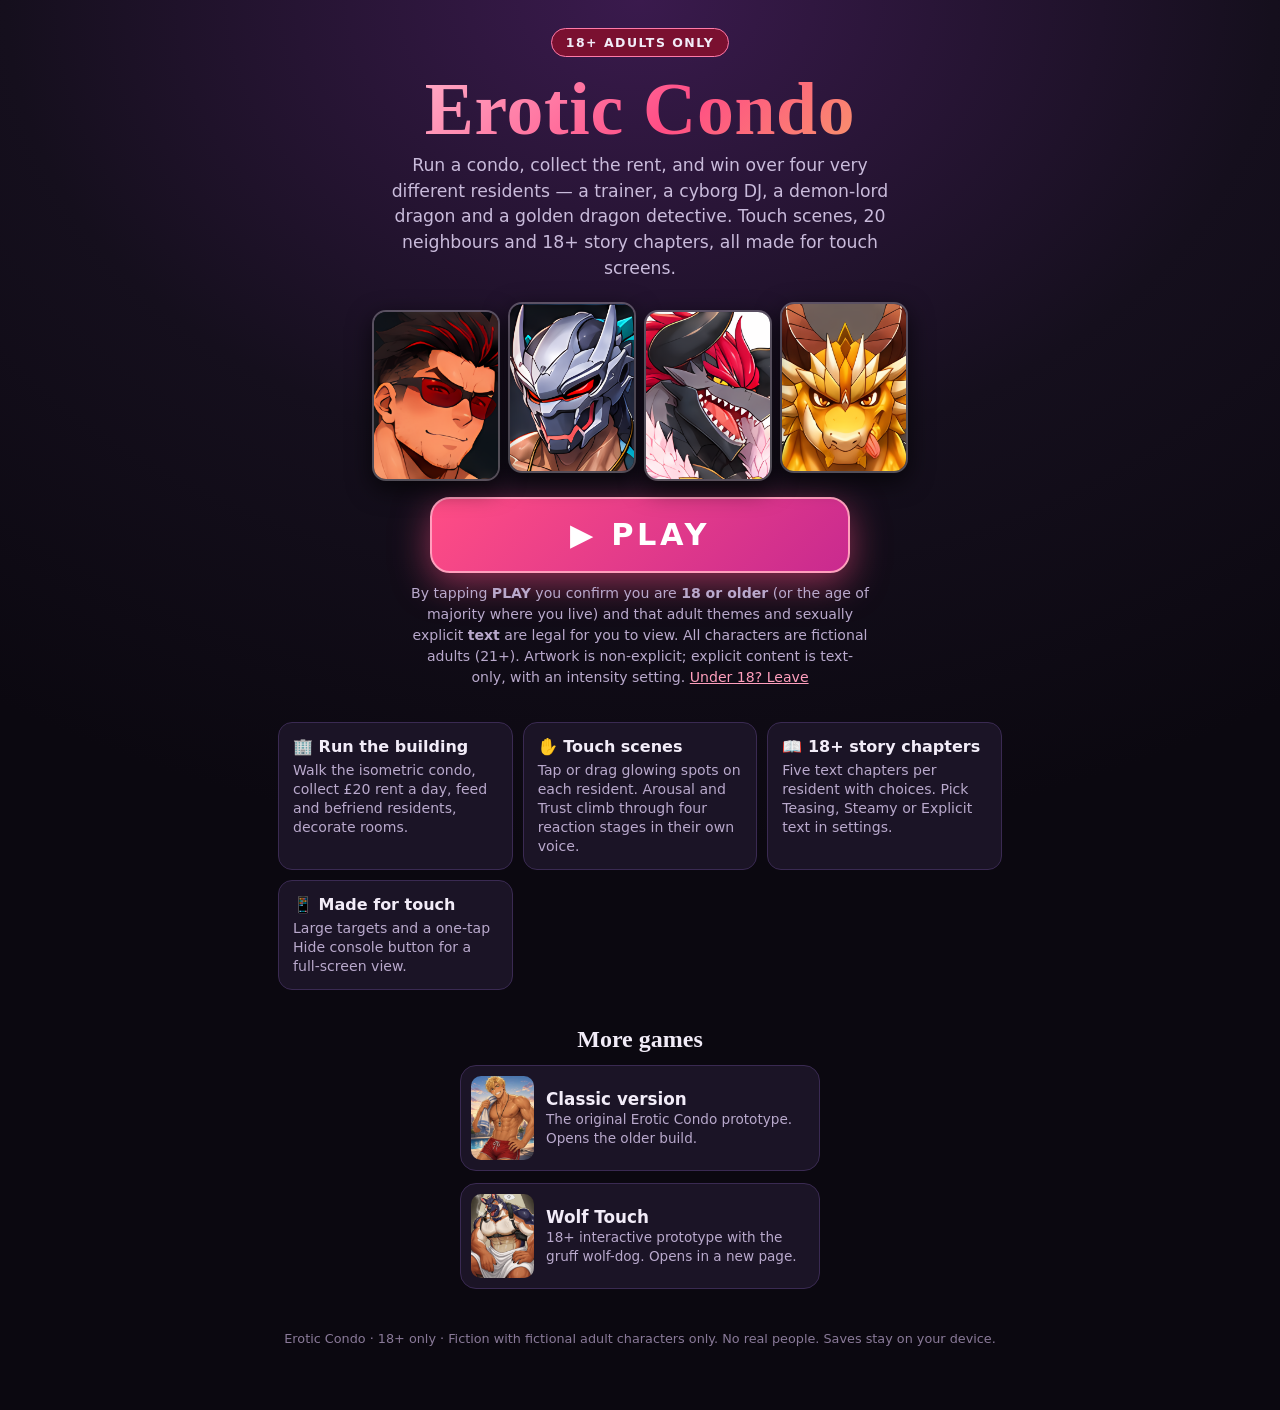
<file: index.html>
<!DOCTYPE html>
<html lang="en"><head><meta charset="utf-8">
<meta name="viewport" content="width=device-width,initial-scale=1,viewport-fit=cover">
<meta name="theme-color" content="#0b0810"><meta name="robots" content="noindex">
<title>Erotic Condo — 18+ adult management game</title>
<meta name="description" content="Erotic Condo: an 18+ adults-only condo management and touch game with fictional adult characters.">
<link rel="icon" href="data:image/svg+xml,%3Csvg xmlns='http://www.w3.org/2000/svg' viewBox='0 0 32 32'%3E%3Ctext y='26' font-size='26'%3E🏙️%3C/text%3E%3C/svg%3E">
<style>
*{box-sizing:border-box;-webkit-tap-highlight-color:transparent}
html,body{margin:0;background:#0b0810;color:#f2ecf8;font-family:Inter,system-ui,-apple-system,"Segoe UI",Roboto,sans-serif}
body{min-height:100vh;background:radial-gradient(90% 60% at 50% 0,#3a1a4d 0,#150f1d 55%,#0b0810 100%) no-repeat}
.wrap{max-width:760px;margin:0 auto;padding:28px 18px 60px;text-align:center}
.badge{display:inline-block;background:#7a1030;border:1px solid #ff7aa8;border-radius:99px;padding:6px 14px;font-weight:800;letter-spacing:.12em;font-size:.78rem}
h1{font-family:"Playfair Display",Georgia,serif;font-size:clamp(2.6rem,10vw,4.6rem);line-height:1;margin:16px 0 6px;background:linear-gradient(135deg,#ffd9e6,#ff4d85 55%,#f4c15a);-webkit-background-clip:text;background-clip:text;color:transparent;letter-spacing:.01em}
.tag{color:#c9bbdb;font-size:1.08rem;margin:0 auto 20px;max-width:520px;line-height:1.5}
.faces{display:flex;justify-content:center;gap:8px;margin:18px 0 8px}
.faces img{width:22%;max-width:128px;aspect-ratio:3/4;object-fit:cover;object-position:50% 12%;border-radius:14px;border:2px solid #ffffff44;box-shadow:0 8px 24px #000a}
.faces img:nth-child(odd){transform:translateY(8px)}
.play{display:block;width:100%;max-width:420px;margin:24px auto 10px;min-height:76px;border-radius:20px;border:2px solid #ff9fbd;background:linear-gradient(135deg,#ff4d85,#c92a8f);color:#fff;font-size:1.9rem;font-weight:900;letter-spacing:.12em;text-decoration:none;display:flex;align-items:center;justify-content:center;box-shadow:0 10px 36px #ff4d8588;animation:pulse 2.4s infinite}
.play:active{transform:scale(.97)}
@keyframes pulse{50%{box-shadow:0 10px 50px #ff4d85cc}}
.gate{color:#b9a9cc;font-size:.88rem;line-height:1.5;max-width:460px;margin:0 auto}
.gate a{color:#ff9fbd}
.feat{display:grid;grid-template-columns:repeat(auto-fit,minmax(200px,1fr));gap:10px;margin:34px 0 10px;text-align:left}
.feat div{background:#1b1426;border:1px solid #3a2a52;border-radius:14px;padding:14px}
.feat b{display:block;margin-bottom:4px}.feat span{color:#b9a9cc;font-size:.88rem}
h2{font-family:"Playfair Display",Georgia,serif;margin:36px 0 12px}
.games{display:flex;gap:12px;justify-content:center;flex-wrap:wrap}
.g{display:flex;gap:12px;align-items:center;text-align:left;background:#1b1426;border:1px solid #3a2a52;border-radius:16px;padding:10px;text-decoration:none;color:inherit;min-height:84px;width:100%;max-width:360px}
.g img{width:64px;height:84px;object-fit:cover;object-position:50% 20%;border-radius:10px}
.g b{display:block;font-size:1.05rem}.g span{color:#b9a9cc;font-size:.85rem}
.g:active{transform:scale(.98)}
footer{margin-top:40px;color:#8a7a99;font-size:.8rem;line-height:1.6}
</style></head><body>
<div class="wrap">
  <span class="badge">18+ ADULTS ONLY</span>
  <h1>Erotic Condo</h1>
  <p class="tag">Run a condo, collect the rent, and win over four very different residents &mdash; a trainer, a cyborg DJ, a demon-lord dragon and a golden dragon detective. Touch scenes, 20 neighbours and 18+ story chapters, all made for touch screens.</p>
  <div class="faces" aria-hidden="true"><img src="assets/ares/expr_normal_hd.png" alt=""><img src="assets/zayne/expr_normal_hd.png" alt=""><img src="assets/batzz/expr_normal_hd.png" alt=""><img src="assets/ophion/expr_normal_hd.png" alt=""></div>
  <a class="play" id="play" href="game.html">&#9654; PLAY</a>
  <p class="gate">By tapping <b>PLAY</b> you confirm you are <b>18 or older</b> (or the age of majority where you live) and that adult themes and sexually explicit <b>text</b> are legal for you to view. All characters are fictional adults (21+). Artwork is non-explicit; explicit content is text-only, with an intensity setting. <a href="https://www.google.com/">Under 18? Leave</a></p>

  <div class="feat">
    <div><b>🏢 Run the building</b><span>Walk the isometric condo, collect £20 rent a day, feed and befriend residents, decorate rooms.</span></div>
    <div><b>✋ Touch scenes</b><span>Tap or drag glowing spots on each resident. Arousal and Trust climb through four reaction stages in their own voice.</span></div>
    <div><b>📖 18+ story chapters</b><span>Five text chapters per resident with choices. Pick Teasing, Steamy or Explicit text in settings.</span></div>
    <div><b>📱 Made for touch</b><span>Large targets and a one-tap Hide console button for a full-screen view.</span></div>
  </div>

  <h2>More games</h2>
  <div class="games">
    <a class="g" href="classic/"><img src="classic/assets/kai.webp" alt=""><div><b>Classic version</b><span>The original Erotic Condo prototype. Opens the older build.</span></div></a>
    <a class="g" href="https://superlast2001.github.io/wolf-touch-game/"><img src="classic/assets/wolf.jpg" alt=""><div><b>Wolf Touch</b><span>18+ interactive prototype with the gruff wolf-dog. Opens in a new page.</span></div></a>
  </div>
  <footer>Erotic Condo &middot; 18+ only &middot; Fiction with fictional adult characters only. No real people. Saves stay on your device.</footer>
</div>
<script>
document.getElementById("play").addEventListener("click",function(){try{localStorage.setItem("erocondo_age","1")}catch(e){}});
</script>
</body></html>
</file>
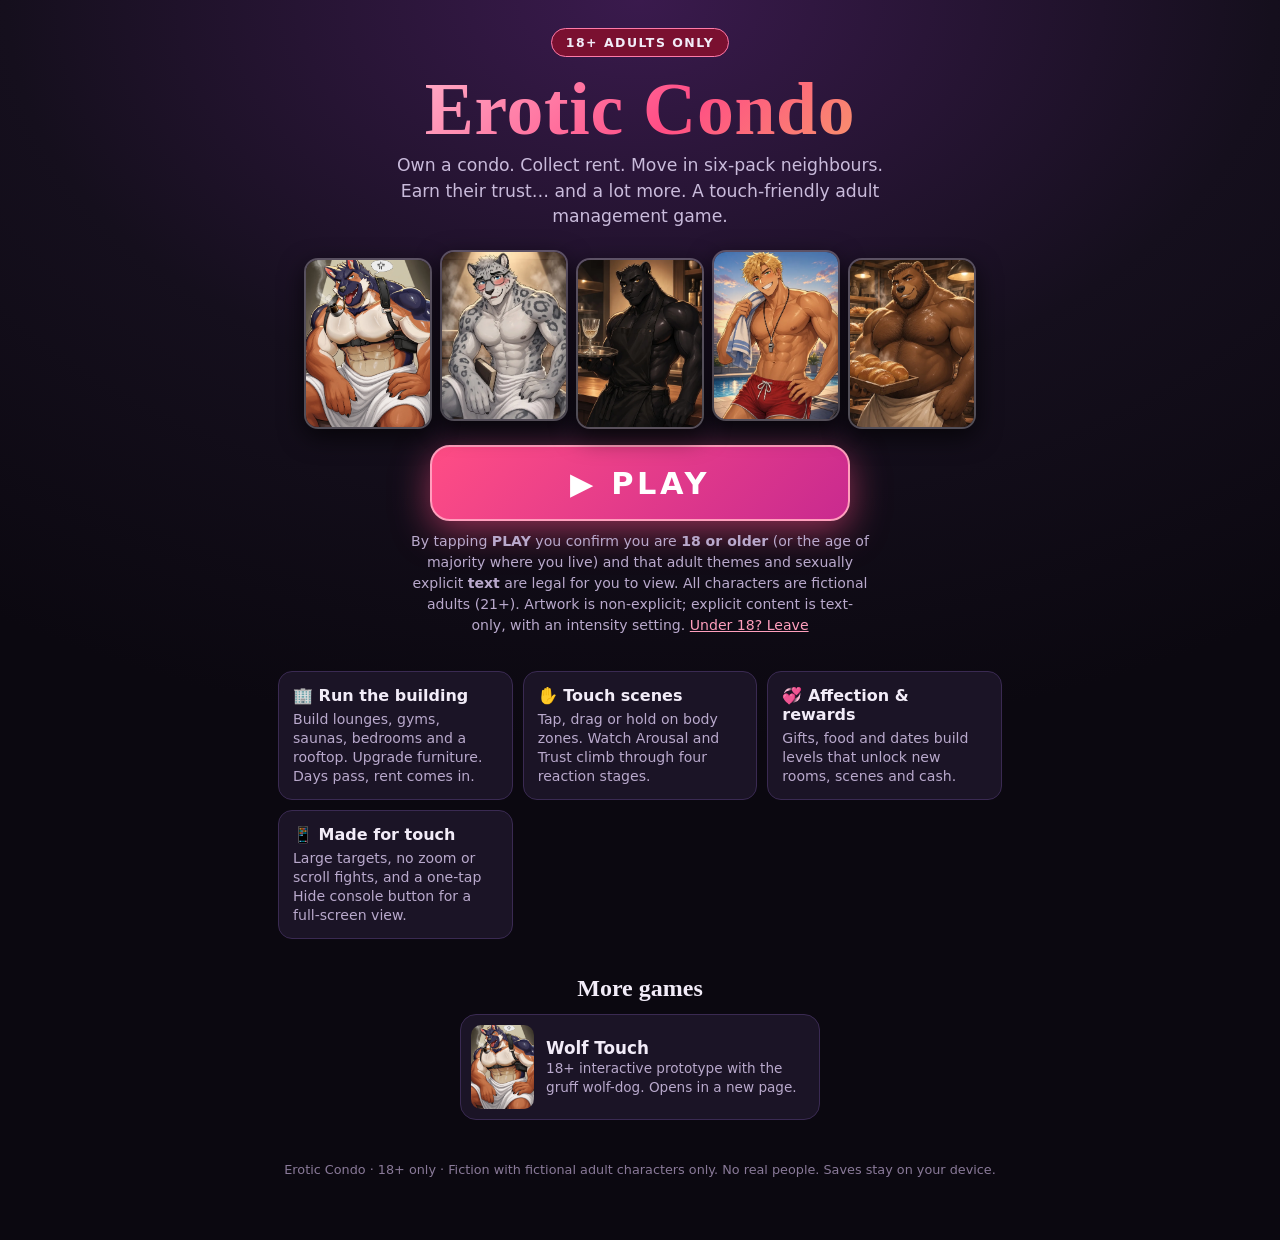
<file: classic/index.html>
<!DOCTYPE html>
<html lang="en"><head><meta charset="utf-8">
<meta name="viewport" content="width=device-width,initial-scale=1,viewport-fit=cover">
<meta name="theme-color" content="#0b0810"><meta name="robots" content="noindex">
<title>Erotic Condo — 18+ adult management game</title>
<meta name="description" content="Erotic Condo: an 18+ adults-only condo management and touch game with fictional adult characters.">
<link rel="icon" href="data:image/svg+xml,%3Csvg xmlns='http://www.w3.org/2000/svg' viewBox='0 0 32 32'%3E%3Ctext y='26' font-size='26'%3E🏙️%3C/text%3E%3C/svg%3E">
<style>
*{box-sizing:border-box;-webkit-tap-highlight-color:transparent}
html,body{margin:0;background:#0b0810;color:#f2ecf8;font-family:Inter,system-ui,-apple-system,"Segoe UI",Roboto,sans-serif}
body{min-height:100vh;background:radial-gradient(90% 60% at 50% 0,#3a1a4d 0,#150f1d 55%,#0b0810 100%) no-repeat}
.wrap{max-width:760px;margin:0 auto;padding:28px 18px 60px;text-align:center}
.badge{display:inline-block;background:#7a1030;border:1px solid #ff7aa8;border-radius:99px;padding:6px 14px;font-weight:800;letter-spacing:.12em;font-size:.78rem}
h1{font-family:"Playfair Display",Georgia,serif;font-size:clamp(2.6rem,10vw,4.6rem);line-height:1;margin:16px 0 6px;background:linear-gradient(135deg,#ffd9e6,#ff4d85 55%,#f4c15a);-webkit-background-clip:text;background-clip:text;color:transparent;letter-spacing:.01em}
.tag{color:#c9bbdb;font-size:1.08rem;margin:0 auto 20px;max-width:520px;line-height:1.5}
.faces{display:flex;justify-content:center;gap:8px;margin:18px 0 8px}
.faces img{width:19%;max-width:128px;aspect-ratio:3/4;object-fit:cover;object-position:50% 12%;border-radius:14px;border:2px solid #ffffff44;box-shadow:0 8px 24px #000a}
.faces img:nth-child(odd){transform:translateY(8px)}
.play{display:block;width:100%;max-width:420px;margin:24px auto 10px;min-height:76px;border-radius:20px;border:2px solid #ff9fbd;background:linear-gradient(135deg,#ff4d85,#c92a8f);color:#fff;font-size:1.9rem;font-weight:900;letter-spacing:.12em;text-decoration:none;display:flex;align-items:center;justify-content:center;box-shadow:0 10px 36px #ff4d8588;animation:pulse 2.4s infinite}
.play:active{transform:scale(.97)}
@keyframes pulse{50%{box-shadow:0 10px 50px #ff4d85cc}}
.gate{color:#b9a9cc;font-size:.88rem;line-height:1.5;max-width:460px;margin:0 auto}
.gate a{color:#ff9fbd}
.feat{display:grid;grid-template-columns:repeat(auto-fit,minmax(200px,1fr));gap:10px;margin:34px 0 10px;text-align:left}
.feat div{background:#1b1426;border:1px solid #3a2a52;border-radius:14px;padding:14px}
.feat b{display:block;margin-bottom:4px}.feat span{color:#b9a9cc;font-size:.88rem}
h2{font-family:"Playfair Display",Georgia,serif;margin:36px 0 12px}
.games{display:flex;gap:12px;justify-content:center;flex-wrap:wrap}
.g{display:flex;gap:12px;align-items:center;text-align:left;background:#1b1426;border:1px solid #3a2a52;border-radius:16px;padding:10px;text-decoration:none;color:inherit;min-height:84px;width:100%;max-width:360px}
.g img{width:64px;height:84px;object-fit:cover;object-position:50% 20%;border-radius:10px}
.g b{display:block;font-size:1.05rem}.g span{color:#b9a9cc;font-size:.85rem}
.g:active{transform:scale(.98)}
footer{margin-top:40px;color:#8a7a99;font-size:.8rem;line-height:1.6}
</style></head><body>
<div class="wrap">
  <span class="badge">18+ ADULTS ONLY</span>
  <h1>Erotic Condo</h1>
  <p class="tag">Own a condo. Collect rent. Move in six-pack neighbours. Earn their trust&hellip; and a lot more. A touch-friendly adult management game.</p>
  <div class="faces" aria-hidden="true"><img src="assets/wolf.jpg" alt=""><img src="assets/bash.webp" alt=""><img src="assets/dante.webp" alt=""><img src="assets/kai.webp" alt=""><img src="assets/brock.webp" alt=""></div>
  <a class="play" id="play" href="game.html">&#9654; PLAY</a>
  <p class="gate">By tapping <b>PLAY</b> you confirm you are <b>18 or older</b> (or the age of majority where you live) and that adult themes and sexually explicit <b>text</b> are legal for you to view. All characters are fictional adults (21+). Artwork is non-explicit; explicit content is text-only, with an intensity setting. <a href="https://www.google.com/">Under 18? Leave</a></p>

  <div class="feat">
    <div><b>🏢 Run the building</b><span>Build lounges, gyms, saunas, bedrooms and a rooftop. Upgrade furniture. Days pass, rent comes in.</span></div>
    <div><b>✋ Touch scenes</b><span>Tap, drag or hold on body zones. Watch Arousal and Trust climb through four reaction stages.</span></div>
    <div><b>💞 Affection &amp; rewards</b><span>Gifts, food and dates build levels that unlock new rooms, scenes and cash.</span></div>
    <div><b>📱 Made for touch</b><span>Large targets, no zoom or scroll fights, and a one-tap Hide console button for a full-screen view.</span></div>
  </div>

  <h2>More games</h2>
  <div class="games">
    <a class="g" href="https://superlast2001.github.io/wolf-touch-game/"><img src="assets/wolf.jpg" alt=""><div><b>Wolf Touch</b><span>18+ interactive prototype with the gruff wolf-dog. Opens in a new page.</span></div></a>
  </div>
  <footer>Erotic Condo &middot; 18+ only &middot; Fiction with fictional adult characters only. No real people. Saves stay on your device.</footer>
</div>
<script>
document.getElementById("play").addEventListener("click",function(){try{localStorage.setItem("ec_age_ok","true")}catch(e){}});
</script>
</body></html>
</file>
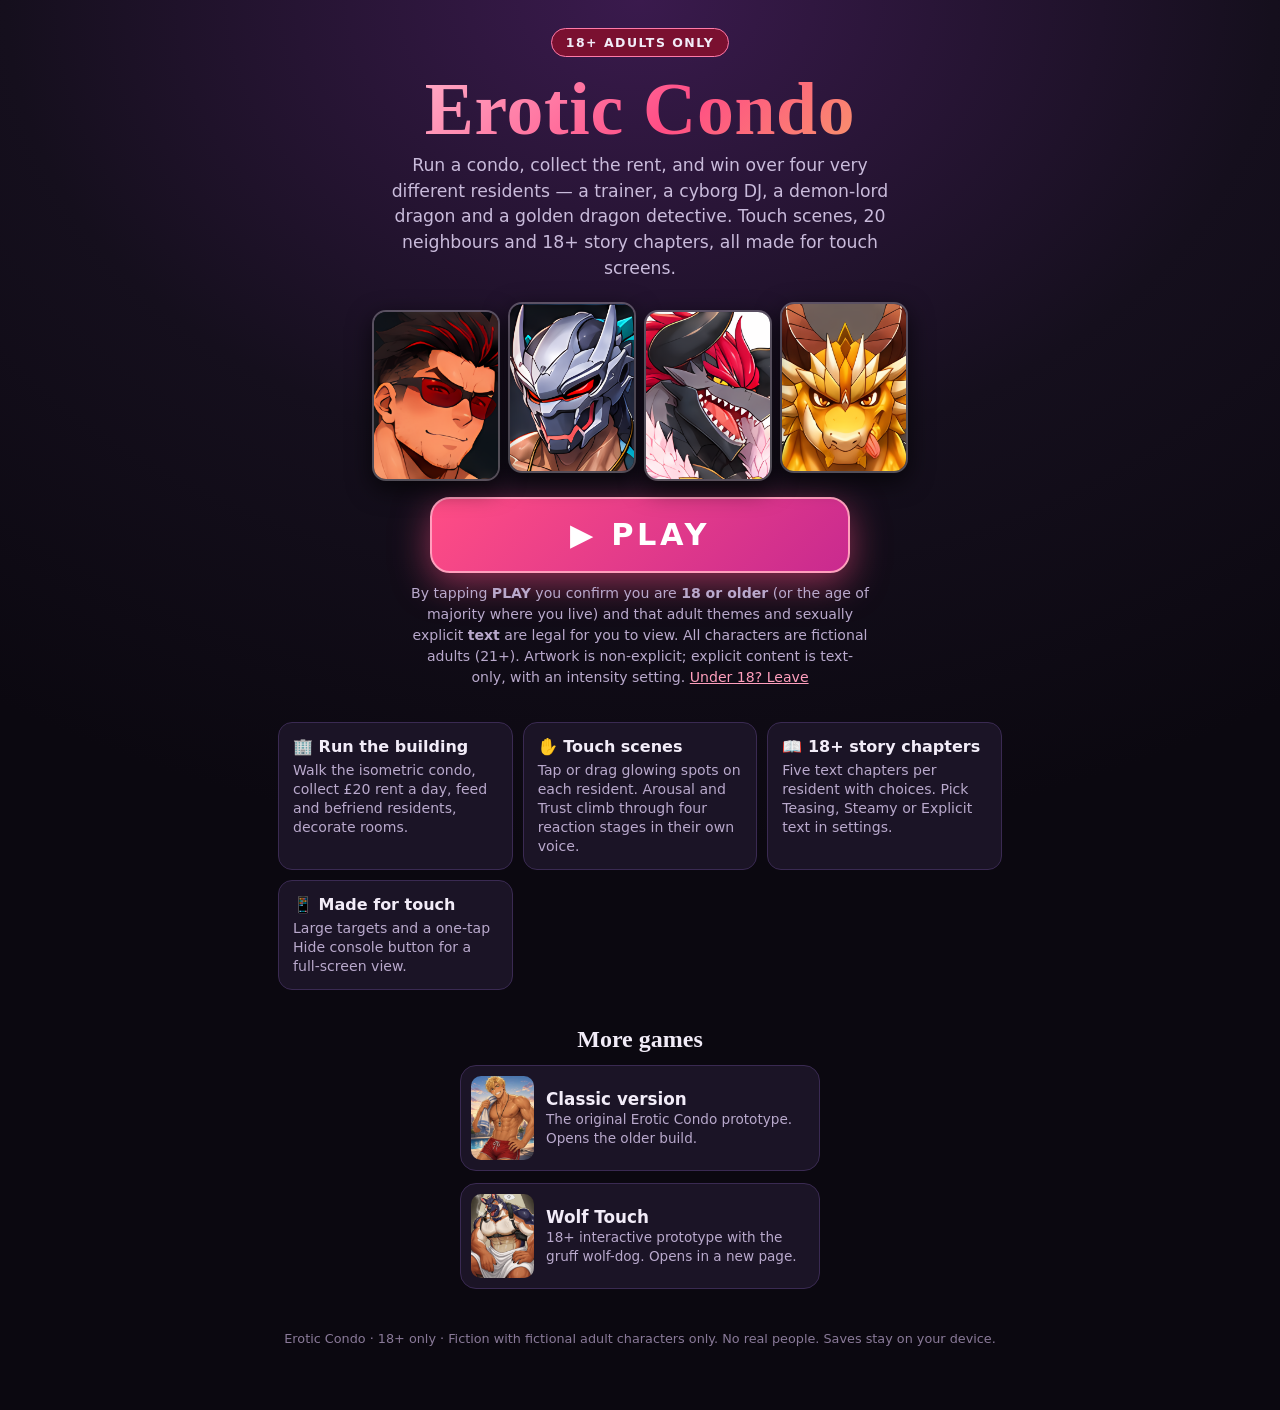
<file: game.html>
<!doctype html>
<html lang="en">
<head>
<meta charset="utf-8">
<meta name="viewport" content="width=device-width,initial-scale=1,maximum-scale=1,user-scalable=no,viewport-fit=cover">
<meta name="theme-color" content="#2a1d14">
<link rel="icon" href="data:image/svg+xml,%3Csvg xmlns='http://www.w3.org/2000/svg' viewBox='0 0 32 32'%3E%3Ctext y='26' font-size='26'%3E🏙️%3C/text%3E%3C/svg%3E"><title>Erotic Condo — 18+</title>
<script>try{if(localStorage.getItem("erocondo_age")!="1")location.replace("./")}catch(e){}</script>
<style>
*{box-sizing:border-box;-webkit-tap-highlight-color:transparent}
html,body{margin:0;height:100%;overflow:hidden;background:#1a1220;font-family:system-ui,-apple-system,"Segoe UI",sans-serif;color:#2a2238;user-select:none;-webkit-user-select:none;touch-action:manipulation}
button{font:inherit;cursor:pointer}
#app{position:fixed;inset:0;display:flex;flex-direction:column;max-width:560px;margin:0 auto}
#view{position:relative;flex:0 0 62%;overflow:hidden;background:#120c18}
#c{position:absolute;inset:0;width:100%;height:100%;display:block;touch-action:none}
/* HUD (Ero Condo style top bar) */
#zoom{position:absolute;right:8px;bottom:8px;display:flex;flex-direction:column;gap:6px;z-index:3}#zoom button{width:34px;height:34px;border-radius:10px;border:2px solid #30263f;background:linear-gradient(#ffffff,#efe4d2);font:900 20px system-ui;color:#30263f;box-shadow:0 2px 0 #30263f;padding:0;line-height:1}#zoom button:disabled{opacity:.45}
#hud{position:absolute;left:8px;right:8px;top:calc(env(safe-area-inset-top) + 8px);display:flex;gap:6px;align-items:flex-start;pointer-events:none;z-index:3}
.hcol{display:flex;flex-direction:column;gap:5px}
#day{background:repeating-linear-gradient(130deg,#30263f 0 13px,#49384f 13px 25px);color:#ffe36b;border:2px solid #f7bb35;border-radius:7px;padding:4px 9px;font-weight:900;font-size:12px;letter-spacing:.5px;box-shadow:0 2px 0 #30263f;white-space:nowrap}
.pill{display:inline-flex;align-items:center;gap:4px;background:#fff;color:#252036;border:2px solid #30263f;border-radius:14px;padding:2px 9px;font-weight:900;font-size:13px;box-shadow:0 2px 0 #b4a8c4;white-space:nowrap}
.pill .hrt{color:#f2386a;font-size:15px;line-height:1}
#loc{margin-left:auto;max-width:52%;text-align:right;background:linear-gradient(#49aaff,#1463cf);color:#fff;border:2px solid #fff9;border-radius:8px;padding:4px 9px;font-weight:900;font-size:11px;box-shadow:0 2px 0 #25477e;letter-spacing:.3px}
#loc small{display:block;font-weight:700;font-size:10px;opacity:.9}
#toasts{position:absolute;left:0;right:0;top:78px;display:flex;flex-direction:column;align-items:center;gap:5px;pointer-events:none;z-index:6}
.toast{background:rgba(32,24,48,.92);color:#fff;border:1px solid #ffe16a;border-radius:13px;padding:6px 13px;font-size:12px;font-weight:800;max-width:88%;text-align:center;animation:tin .25s ease-out}
@keyframes tin{from{transform:translateY(-8px);opacity:0}to{transform:none;opacity:1}}
/* bottom panel (Kairosoft) */
#panel{position:relative;flex:1 1 auto;background:linear-gradient(#b8763f,#8f5428 60%,#7a4520);border-top:4px solid #e2b77a;box-shadow:inset 0 2px 0 #f6d29c,inset 0 -6px 12px #0004;padding:8px 10px calc(env(safe-area-inset-bottom) + 8px);display:flex;flex-direction:column;gap:7px}
#panel:before{content:"";position:absolute;inset:0;background:repeating-linear-gradient(176deg,#0000 0 9px,#ffffff07 9px 11px,#0000 11px 23px);pointer-events:none}
#info{position:relative;background:linear-gradient(#fff8e6,#f3e2bd);border:2px solid #5a3818;border-radius:9px;box-shadow:inset 0 0 0 2px #fff6,0 2px 0 #4a2c12;padding:5px 9px;min-height:44px;display:flex;align-items:center;gap:8px;font-size:12px;font-weight:800;color:#4a2a10}
#info .ic{width:34px;height:34px;border-radius:8px;border:2px solid #5a3818;background:#2a1d14 center/cover no-repeat;flex:0 0 auto}
#info b{color:#b8323c}
#info .t{flex:1;line-height:1.25}
#ctrl{position:relative;flex:1;display:grid;grid-template-columns:1fr auto 1fr;align-items:center;gap:8px}
.col{display:flex;flex-direction:column;gap:9px;height:100%;justify-content:space-around}
.kb{border:2px solid #fff3d6;border-radius:12px;padding:9px 4px;font-weight:1000;font-size:14px;color:#3a2410;background:linear-gradient(#fff3d6,#e8c690);box-shadow:0 4px 0 #5a3416,inset 0 -3px 0 #d0a868;letter-spacing:.5px}
.kb:active,.kb.on{transform:translateY(3px);box-shadow:0 1px 0 #5a3416}
.kb.feed{background:linear-gradient(#ff8cc6,#e93591);color:#fff;border-color:#ffd3ea;box-shadow:0 4px 0 #7a1648,inset 0 -3px 0 #c02674}
.kb.talk{background:linear-gradient(#8ee05a,#3fa628);color:#fff;border-color:#d8ffc0;box-shadow:0 4px 0 #1f5a12,inset 0 -3px 0 #2d8a1c}
.kb[disabled]{filter:grayscale(.85) brightness(.85);opacity:.7}
.kb small{display:block;font-size:9px;font-weight:800;opacity:.85}
#dpad{position:relative;width:min(46vw,196px);height:min(46vw,196px);border-radius:50%;background:radial-gradient(circle at 40% 35%,#f1d2a8,#c9955e 55%,#8a5a30);box-shadow:0 6px 0 #4a2a12,inset 0 3px 3px #fff8,inset 0 -6px 10px #5a341866;touch-action:none}
#dpad:after{content:"";position:absolute;inset:9%;border-radius:50%;background:radial-gradient(circle at 50% 40%,#d9ac78,#a87444);box-shadow:inset 0 3px 6px #4a2a1288}
.dp{position:absolute;z-index:2;width:34%;height:34%;border:0;background:transparent;display:grid;place-items:center;touch-action:none}
.dp i{display:block;width:0;height:0;border:13px solid transparent;filter:drop-shadow(0 2px 0 #4a2a12)}
.dp.u{left:33%;top:6%}.dp.u i{border-bottom:18px solid #fff3dc;border-top:0}
.dp.d{left:33%;bottom:6%}.dp.d i{border-top:18px solid #fff3dc;border-bottom:0}
.dp.l{left:6%;top:33%}.dp.l i{border-right:18px solid #fff3dc;border-left:0}
.dp.r{right:6%;top:33%}.dp.r i{border-left:18px solid #fff3dc;border-right:0}
.dp.on i{filter:drop-shadow(0 0 4px #fff) brightness(1.2)}
#ok{position:absolute;z-index:3;left:36%;top:36%;width:28%;height:28%;border-radius:50%;border:3px solid #fff3d6;background:radial-gradient(circle at 40% 35%,#ffe7a8,#e8a83a);color:#5a3410;font-weight:1000;font-size:13px;box-shadow:0 3px 0 #6a3a10}
#ok:active{transform:translateY(2px);box-shadow:0 1px 0 #6a3a10}
/* sheets / modals */
#sheet{position:fixed;inset:0;z-index:20;display:none;align-items:flex-end;justify-content:center;background:rgba(16,10,30,.55)}
#sheet.open{display:flex}
#sheetBox{width:min(100%,560px);max-height:86%;overflow:auto;background:#fff8ec;border:4px solid #30263f;border-bottom:0;border-radius:18px 18px 0 0;padding:14px 14px calc(env(safe-area-inset-bottom) + 16px);box-shadow:0 -6px 0 #7c5a86}
#sheetBox h3{margin:0 0 8px;font-size:18px;letter-spacing:.5px;padding-right:40px}
#sheetBox p{margin:6px 0;font-size:13px;line-height:1.4}
#sheetBox .x{position:sticky;float:right;top:0;margin:-4px -4px 0 0;width:36px;height:36px;border-radius:50%;border:3px solid #30263f;background:#fff;font-weight:1000;font-size:16px;z-index:2}
.mbtn{display:block;width:100%;margin:7px 0;padding:11px 12px;border:2px solid #30263f;border-radius:11px;background:linear-gradient(#ffffff,#efe4d2);font-weight:900;font-size:14px;text-align:left;box-shadow:0 3px 0 #30263f}
.mbtn:active{transform:translateY(2px);box-shadow:0 1px 0 #30263f}
.mbtn small{display:block;font-weight:600;font-size:11px;color:#6a5a72}
.mbtn.blue{background:linear-gradient(#5cb4ff,#1f70d8);color:#fff}.mbtn.pink{background:linear-gradient(#ff8cc6,#e33a8f);color:#fff}.mbtn.gold{background:linear-gradient(#ffe36e,#efa829)}
.mbtn[disabled]{opacity:.5}
.grid2{display:grid;grid-template-columns:1fr 1fr;gap:8px}.grid3{display:grid;grid-template-columns:repeat(3,1fr);gap:7px}
.tabs{display:flex;gap:5px;flex-wrap:wrap;margin:6px 0}.tab{border:2px solid #30263f;border-radius:16px;background:#fff;padding:4px 10px;font-weight:900;font-size:12px}.tab.on{background:#30263f;color:#ffe36b}
.tab.lux{background:linear-gradient(#2a1a1e,#120a0c);color:#f5cf6a;border-color:#c9a03a}.tab.lux.on{background:linear-gradient(#ffe38a,#c99a2e);color:#3a1410}
.luxban{background:linear-gradient(135deg,#1c1012,#3a1416 60%,#1c1012);color:#f3dfb0;border:2px solid #c9a03a;border-radius:12px;padding:8px 10px;margin:6px 0 8px;font-size:11px;line-height:1.35}.luxban b{display:block;color:#ffd86a;font-size:12px;letter-spacing:.6px;margin-bottom:2px}
.item{position:relative}.tier{position:absolute;left:4px;top:4px;font-size:8.5px;font-weight:900;padding:1px 5px;border-radius:7px;letter-spacing:.3px;background:#eee;color:#555}
.tier.tB{background:#e6efe2;color:#3e7a3a}.tier.tS{background:#e2ecf8;color:#2f5f9a}.tier.tP{background:#f1e4fb;color:#7a3aa8}.tier.tL{background:linear-gradient(#ffe38a,#d9a43a);color:#3a1410}
.item.luxi{background:linear-gradient(#2a1a1e,#170d10)!important;border-color:#c9a03a!important;color:#f3dfb0}.item.luxi .pr{color:#ffd86a}
.item{position:relative;border:2px solid #30263f;border-radius:11px;background:linear-gradient(#fff,#f1e6d6);padding:6px 4px 5px;text-align:center;font-size:11px;font-weight:800;box-shadow:0 3px 0 #30263f;min-height:118px;display:flex;flex-direction:column;align-items:center;justify-content:flex-end;gap:2px}
.item img{max-width:88%;max-height:70px;object-fit:contain;flex:1;min-height:0;image-rendering:auto}
.item .pr{color:#1a7a2a;font-weight:1000}.item .own{position:absolute;top:3px;right:5px;background:#30263f;color:#ffe36b;border-radius:9px;padding:0 6px;font-size:10px}
.item.sel{outline:3px solid #ff5ca9}
.item[disabled]{opacity:.45}
/* teleport picker */
.tp{display:flex;gap:10px;align-items:center;width:100%;margin:7px 0;padding:6px;border:2px solid #30263f;border-radius:12px;background:linear-gradient(#fff,#efe4d2);box-shadow:0 3px 0 #30263f;text-align:left}
.tp canvas{width:112px;height:70px;border-radius:8px;border:2px solid #30263f;flex:0 0 auto;background:#222}
.tp b{display:block;font-size:15px}.tp small{display:block;font-size:11px;color:#5a4a62;font-weight:700}.tp em{display:block;font-style:normal;font-size:11px;color:#c8323c;font-weight:900;margin-top:2px}
/* fridge */
.fr{display:grid;grid-template-columns:1fr 1fr;gap:8px}.fr h4{margin:4px 0;font-size:13px;text-align:center;background:#30263f;color:#ffe36b;border-radius:8px;padding:4px}
.fcell{display:flex;align-items:center;gap:6px;border:2px solid #30263f;border-radius:9px;background:#fff;padding:3px 5px;margin:5px 0;font-size:11px;font-weight:800;width:100%;text-align:left}
.fcell img{width:34px;height:34px;object-fit:contain}.fcell span{flex:1}.fcell i{font-style:normal;background:#ff5ca9;color:#fff;border-radius:8px;padding:1px 6px}
.fridgeview{position:relative;border:4px solid #c9ccd6;border-radius:12px;background:linear-gradient(90deg,#eef2f8,#dfe5ee 50%,#eef2f8);padding:6px;box-shadow:inset 0 0 0 2px #fff,inset 0 0 16px #9fb2c866}
/* profile card (Ero Condo style) */
.pcard{border:4px solid #3a5aa0;border-radius:12px;background:repeating-linear-gradient(135deg,#f7f9ff 0 10px,#eef2fb 10px 20px);padding:10px}
.ptop{display:flex;gap:8px;align-items:flex-start}
.pface{width:112px;height:112px;border:4px solid #fff;outline:2px solid #3a5aa0;border-radius:6px;background:#222 center top/cover no-repeat;flex:0 0 auto;box-shadow:0 3px 0 #0003}
.pname{font-weight:1000;font-size:20px;letter-spacing:1px}.ptitle{font-size:11px;font-weight:800;color:#3a5aa0}
.pchibi{height:92px;flex:0 0 auto;margin-left:auto;object-fit:contain}
.pbio{font-size:12px;line-height:1.4;margin:8px 0;background:#fff;border:2px solid #c8d2ea;border-radius:8px;padding:6px 8px}
.zrow{display:flex;align-items:center;gap:6px;margin:6px 0}.zrow b{width:74px;background:#3a4a6a;color:#fff;border-radius:6px;padding:5px 4px;text-align:center;font-size:12px;letter-spacing:1px}
.zrow button{flex:1;border:2px solid #3a4a6a;border-radius:6px;background:#dfe5f2;font-weight:1000;padding:5px 0;font-size:12px;color:#8a94aa}
.zrow button.on{background:linear-gradient(#ffffff,#d6e0f6);color:#24304a}
.srow button{position:relative;display:flex;flex-direction:column;align-items:center;justify-content:center;line-height:1;padding:3px 0;min-height:38px}.srow button small{font-size:8.5px;font-weight:900;margin-top:2px}
.srow button.st-lock{background:#d8dce6;color:#8a92a6;border-color:#a8b0c2}.srow button.st-new{background:linear-gradient(#ffe36e,#efa829);color:#3a2410;box-shadow:0 0 0 2px #fff3,0 0 10px #ffc83a}.srow button.st-new small{color:#c8323c}
.srow button.st-seen{background:linear-gradient(#ffffff,#d6e0f6);color:#24304a}.srow button.st-seen small{color:#1a8a3a}.slegend{font-size:10px;color:#5a6a8a;font-weight:700;margin:2px 0 8px;text-align:center}.slegend span{color:#c8323c;font-weight:900}
.fcell.fav{border-color:#e33a8f!important;background:linear-gradient(#fff,#ffe6f2)!important}.favb{color:#e33a8f;font-weight:900;font-size:10px}.item .favs{font-size:9px;color:#e33a8f;font-weight:900}
.soon{text-align:center}.soonhd{display:inline-block;background:#30263f;color:#ffe36b;border-radius:10px;padding:3px 10px;font-weight:900;font-size:11px;letter-spacing:.5px}.soonface{width:96px;height:96px;margin:10px auto 4px;border-radius:16px;border:3px solid #30263f;background:#222 center 15%/cover}.soonmsg{font-size:20px;font-weight:1000;color:#e33a8f;margin:4px 0}
.zrow button.cur{background:linear-gradient(#ffe36e,#efa829);color:#3a2410}
.hbar{height:12px;border-radius:8px;background:#e6dce8;border:2px solid #30263f;overflow:hidden}.hbar i{display:block;height:100%;background:linear-gradient(90deg,#ff7ab6,#f2386a)}
.conf{display:inline-block;margin-top:8px;padding:8px 14px;border:3px solid #24304a;border-radius:6px;background:linear-gradient(#fff,#dfe5f2);font-weight:1000;letter-spacing:1px}
.conf.ready{background:linear-gradient(#ff8cc6,#e33a8f);color:#fff;animation:pulse 1.2s infinite}
@keyframes pulse{50%{box-shadow:0 0 0 5px #ff8cc655}}
/* stamp card */
#stamp{position:fixed;inset:0;z-index:30;display:none;align-items:center;justify-content:center;background:rgba(16,10,30,.6)}
#stamp.open{display:flex}
.scard{position:relative;width:min(88vw,360px);background:#f6f1e4;border:3px solid #bfb294;border-radius:6px;padding:16px;box-shadow:0 12px 30px #0008;transform:rotate(-1.5deg);background-image:repeating-linear-gradient(0deg,#0000 0 22px,#d8cfb8 22px 23px)}
.scard .ph{width:46%;aspect-ratio:1;border:7px solid #fff;box-shadow:0 4px 8px #0005;background:#333 center top/cover;transform:rotate(-4deg)}
.scard .chb{position:absolute;right:20px;top:18px;height:96px}
.scard .nm{position:absolute;right:20px;top:126px;font-weight:1000;font-size:13px;color:#3a3a5a;text-align:right}
.scard .stp{position:absolute;left:50%;top:52%;transform:translate(-50%,-50%) rotate(-12deg);border:5px double #d8283c;color:#d8283c;border-radius:50%;width:200px;height:120px;display:grid;place-items:center;text-align:center;font-weight:1000;font-size:19px;line-height:1.1;background:#fff8;letter-spacing:1px;animation:stampin .45s cubic-bezier(.3,1.6,.5,1)}
@keyframes stampin{from{transform:translate(-50%,-50%) rotate(-12deg) scale(2.2);opacity:0}}
.scard .msg{margin-top:70px;font-size:12px;line-height:1.5;color:#3a3a5a;font-weight:700}
.scard .tap{text-align:center;margin-top:10px;font-weight:1000;color:#fff;background:#3a3a5a;border-radius:16px;padding:6px}
/* floor picker (floor-select.html design, inside the game view) */
#floors{position:absolute;inset:0;z-index:2;display:none;overflow:hidden;background:linear-gradient(#70c6ff 0%,#c9e9ff 56%,#edf8ff 100%)}
#floors.open{display:block}
.skyline{position:absolute;inset:15% 0 9%;opacity:.75;pointer-events:none;background:linear-gradient(90deg,transparent 0 3%,#8da9c4 3% 7%,transparent 7% 12%,#9ab7d0 12% 19%,transparent 19% 24%,#7698ba 24% 31%,transparent 31% 68%,#91b3d0 68% 76%,transparent 76% 82%,#8da9c4 82% 91%,transparent 91%),repeating-linear-gradient(90deg,transparent 0 18px,#e8f6ff 18px 21px,transparent 21px 31px);clip-path:polygon(0 23%,9% 23%,9% 7%,17% 7%,17% 31%,26% 31%,26% 0,38% 0,38% 26%,63% 26%,63% 9%,74% 9%,74% 35%,83% 35%,83% 12%,95% 12%,95% 29%,100% 29%,100% 100%,0 100%)}
.cloud{position:absolute;background:#fffb;border-radius:50px;height:20px;width:96px}
.cloud:before,.cloud:after{content:"";position:absolute;background:inherit;border-radius:50%;bottom:5px;width:38px;height:38px;left:15px}.cloud:after{left:48px;width:28px;height:28px}
#fworld{position:absolute;left:50%;width:min(94%,520px);transform:translateX(-50%);top:0;transition:transform .38s ease}
.bld{position:relative;width:100%;padding:0 4%;filter:drop-shadow(0 6px 4px #47769b55)}
.roof{height:22px;background:#433851;border:4px solid #d7c8ad;border-bottom:0;border-radius:8px 8px 0 0;position:relative}.roof:after{content:"";position:absolute;inset:4px 8px;background:#74627d;border-radius:4px}
.bsign{position:relative;margin:0 14% 6px;text-align:center;border:3px solid #ffdb75;background:#30233d;color:#ffb6e1;border-radius:13px;padding:6px 4px;font-weight:1000;letter-spacing:1px;box-shadow:0 4px 0 #5b3d68;font-size:14px}
.fl{position:relative;height:132px;border:4px solid #e5d4b6;border-top-width:5px;background:linear-gradient(90deg,#b94c37 0 8%,#d56a4e 8% 9%,#a83f31 9% 100%);display:grid;grid-template-columns:1fr 1fr;gap:6px;padding:9px 12px 13px 30px;overflow:hidden;transition:box-shadow .2s}
.fl:nth-child(even){background:linear-gradient(90deg,#a94332 0 8%,#d86c50 8% 9%,#b64b37 9% 100%)}
.fl:before{content:"";position:absolute;left:0;right:0;top:0;height:9px;background:#f1e0c3;box-shadow:0 2px 0 #8d765e}
.fl:after{content:"";position:absolute;left:0;right:0;bottom:0;height:11px;background:#e8d5b5;border-top:3px solid #b69c7a}
.fl.cur{box-shadow:inset 0 0 0 4px #ffe16a,0 0 14px #ffe16a}
.flabel{position:absolute;left:-2px;top:12px;z-index:3;background:#171e32;color:#ffd75e;border:2px solid #f7c43f;border-radius:7px;padding:3px 6px;font-size:12px;font-weight:1000;box-shadow:0 2px 0 #111}
.vine{position:absolute;z-index:3;top:0;bottom:0;width:9px;background:repeating-linear-gradient(155deg,#287a35 0 8px,#5dbb4b 8px 14px,#236d30 14px 21px);opacity:.9}.vine.l{left:0}.vine.r{right:0}
.bay{position:relative;display:flex;flex-direction:column;align-items:center;justify-content:flex-end;padding-bottom:6px;z-index:1;border:0;background:transparent;border-radius:8px}
.bay .win{position:absolute;top:8px;left:10%;right:10%;height:62px;border:4px solid #e7f3fa;background:linear-gradient(135deg,#8bdcff,#d5f4ff 45%,#5aaeea);box-shadow:inset 0 0 0 2px #6c9bb7,0 2px 2px #583c32}
.bay .win:before{content:"";position:absolute;left:48%;top:0;bottom:0;width:3px;background:#e7f3fa}.bay .win:after{content:"";position:absolute;left:0;right:0;top:48%;height:3px;background:#e7f3fa}
.bay .bal{position:absolute;top:64px;left:6%;right:6%;height:13px;border:3px solid #26394d;border-top-width:4px;background:repeating-linear-gradient(90deg,transparent 0 8px,#26394d 8px 10px);z-index:2}
.bay .av{position:relative;z-index:4;width:62px;height:62px;border-radius:50% 50% 42% 42%;border:3px solid #20243b;box-shadow:0 3px 0 #0005;background:#2a2238 center 18%/cover no-repeat;margin-bottom:3px}
.bay .av.lock{filter:brightness(0);border-color:transparent;box-shadow:none;border-radius:0}
.bay .np{position:relative;z-index:4;display:flex;align-items:center;justify-content:center;gap:4px;width:100%;max-width:124px;min-height:24px;padding:3px 4px;background:#4a2c2c;color:#fff;border:2px solid #f5d9ad;border-radius:6px;font-size:12px;font-weight:900;box-shadow:0 2px 0 #38232d;white-space:nowrap}
.bay .np .hrt{color:#ff5a7a;font-size:14px}
.bay .np.vac{background:#25293b;color:#cfd3e2;font-size:10px}
.bay.sel{outline:3px solid #ffe16a;outline-offset:-2px;background:#ffe16a22}
.bay .away{position:absolute;z-index:5;top:4px;right:6px;background:#30263f;color:#ffe36b;border-radius:8px;padding:1px 6px;font-size:9px;font-weight:900}
.lobbyf{height:150px;position:relative;background:linear-gradient(#e7d8bc 0 12%,#d9e6e5 12% 100%);border:5px solid #dfc9a6;display:grid;grid-template-columns:1fr 1fr 1fr;gap:6px;padding:30px 12px 14px}
.lobbyf .ls{position:absolute;top:-4px;left:16%;right:16%;height:28px;background:#28223a;border:3px solid #d6ad45;color:#ffd85d;text-align:center;font-family:Georgia,serif;font-weight:1000;font-size:15px;padding-top:3px;box-shadow:0 4px 0 #a17c3b}
.lobbyf .door{border:4px solid #6b553d;background:linear-gradient(90deg,#f6c980,#fff0c4,#f5c278);position:relative;box-shadow:inset 0 0 0 4px #fff8}
.lobbyf .door:before{content:"";position:absolute;left:48%;top:0;bottom:0;width:4px;background:#9b7448}
.ground{height:46px;background:linear-gradient(#d8d9d4,#8c939c);border-top:5px solid #fff0d4;position:relative}.ground:after{content:"";position:absolute;top:19px;left:0;right:0;border-top:3px dashed #fff}
#findBtn{position:absolute;z-index:5;left:10px;bottom:12px;width:104px;height:104px;border-radius:50%;border:5px solid #fff;background:radial-gradient(circle at 40% 35%,#ffe680,#f4a91c 70%,#d07a08);box-shadow:0 5px 0 #7a4a08,0 0 0 3px #7a4a08;color:#fff;font-weight:1000;font-size:15px;line-height:1.05;text-shadow:0 2px 0 #9a5a08,0 0 4px #9a5a08;letter-spacing:.5px}
#findBtn small{display:block;margin-top:4px;font-size:11px;background:#fff;color:#c8323c;border-radius:10px;padding:1px 5px;text-shadow:none}
#findBtn[disabled]{filter:grayscale(.7)}
#fhint{position:absolute;z-index:5;right:8px;bottom:12px;background:#201d32e6;color:#fff;border:1px solid #ffe16a;border-radius:12px;padding:6px 10px;font-size:11px;font-weight:800;max-width:55%}
/* dialogue (kept from Fantasy Town) */
#dlg{position:fixed;inset:0;z-index:15;display:none;background:rgba(20,10,40,.28);overflow:hidden}
#dlgPortrait{position:absolute;left:50%;transform:translateX(-50%)}
#dlgBox{position:absolute;left:10px;right:10px;top:66vh;bottom:calc(env(safe-area-inset-bottom) + 14px);background:rgba(255,255,255,.96);border:3px solid #2a2238;border-radius:22px;padding:22px 20px 40px;box-shadow:0 5px 0 #2a2238;max-width:540px;margin:0 auto}
#dlgFace{position:absolute;right:10px;top:-14px;transform:translateY(-100%);display:none;border:3px solid #2a2238;border-radius:14px;box-shadow:0 4px 0 #2a2238;background:#141018}
#dlgBox:after{content:"";position:absolute;right:30px;bottom:-16px;border:9px solid transparent;border-top:12px solid #2a2238}
#dlgName{position:absolute;left:16px;top:-15px;background:#fff;border:3px solid #2a2238;border-radius:8px;padding:1px 12px;font-weight:bold;font-size:13px;letter-spacing:1px}
#dlgText{font-weight:bold;font-size:18px;line-height:1.45;min-height:52px}
.dbt{position:absolute;bottom:8px;border:0;background:none;font-weight:bold;font-size:13px;color:#2a2238;padding:4px 6px}
#dlgSkip{left:12px}#dlgHide{left:50%;transform:translateX(-50%)}#dlgNext{right:12px}
#dbgov{position:fixed;left:6px;bottom:6px;z-index:40;background:#000a;color:#7f7;font:11px monospace;padding:3px 6px;border-radius:5px;display:none;pointer-events:none}
</style>
<link rel="stylesheet" href="adult.css?v=1.2">
</head>
<body>
<div id="app">
 <div id="view">
  <canvas id="c"></canvas>
  <div id="floors"><div class="skyline"></div><div class="cloud" style="top:8%;left:6%"></div><div class="cloud" style="top:22%;right:4%;transform:scale(.8)"></div><div id="fworld"></div>
   <button id="findBtn">FIND NEW<br>RESIDENT<small>♥ 30</small></button><div id="fhint">▲▼ floors · ◀▶ rooms · OK to enter</div></div>
  <div id="hud"><div class="hcol"><div id="day">DAY 1 · 8:00 AM</div><div style="display:flex;gap:5px"><span class="pill" id="money">£0</span><span class="pill"><span class="hrt">♥</span><span id="hearts">0</span></span></div></div><div id="loc">LOBBY</div></div>
  <div id="zoom"><button id="zIn" aria-label="Zoom in">+</button><button id="zOut" aria-label="Zoom out" disabled>−</button></div>
  <div id="toasts"></div>
 </div>
 <div id="panel">
  <div id="info"><div class="ic" id="infoIc"></div><div class="t" id="infoT">Welcome to Erotic Condo.</div></div>
  <div id="ctrl">
   <div class="col"><button class="kb" id="bFloor">FLOOR<small>building</small></button><button class="kb feed" id="bFeed">FEED</button><button class="kb nxt" id="bNext">NEXT HR<small>+1 hour</small></button></div>
   <div id="dpad"><button class="dp u" data-d="u"><i></i></button><button class="dp d" data-d="d"><i></i></button><button class="dp l" data-d="l"><i></i></button><button class="dp r" data-d="r"><i></i></button><button id="ok">OK</button></div>
   <div class="col"><button class="kb" id="bMenu">MENU<small>save · shop</small></button><button class="kb talk" id="bTalk">TALK</button><button class="kb touch" id="bTouch">TOUCH<small>18+</small></button></div>
  </div>
 </div>
</div>
<div id="sheet"><div id="sheetBox"></div></div>
<div id="stamp"></div>
<div id="dlg"><canvas id="dlgPortrait" width="420" height="520"></canvas><div id="dlgBox"><canvas id="dlgFace"></canvas><div id="dlgName">NAME</div><div id="dlgText"></div><button class="dbt" id="dlgSkip">Skip&gt;&gt;</button><button class="dbt" id="dlgHide">Hide</button><button class="dbt" id="dlgNext">Next &gt;</button></div></div>
<div id="dbgov"></div>
<script src="data.js?v=1.2"></script>
<script src="npc.js?v=1.2"></script>
<script src="furnart.js?v=1.2"></script>
<script src="furnart2.js?v=1.2"></script><script src="foodart.js?v=1.2"></script><script src="world.js?v=1.2"></script><script src="apt.js?v=1.2"></script>
<script src="adult/ares.js?v=1.2"></script><script src="adult/zayne.js?v=1.2"></script><script src="adult/batzz.js?v=1.2"></script><script src="adult/ophion.js?v=1.2"></script>
<script src="adult.js?v=1.2"></script>
<script src="game.js?v=1.2"></script>
</body>
</html>
</file>
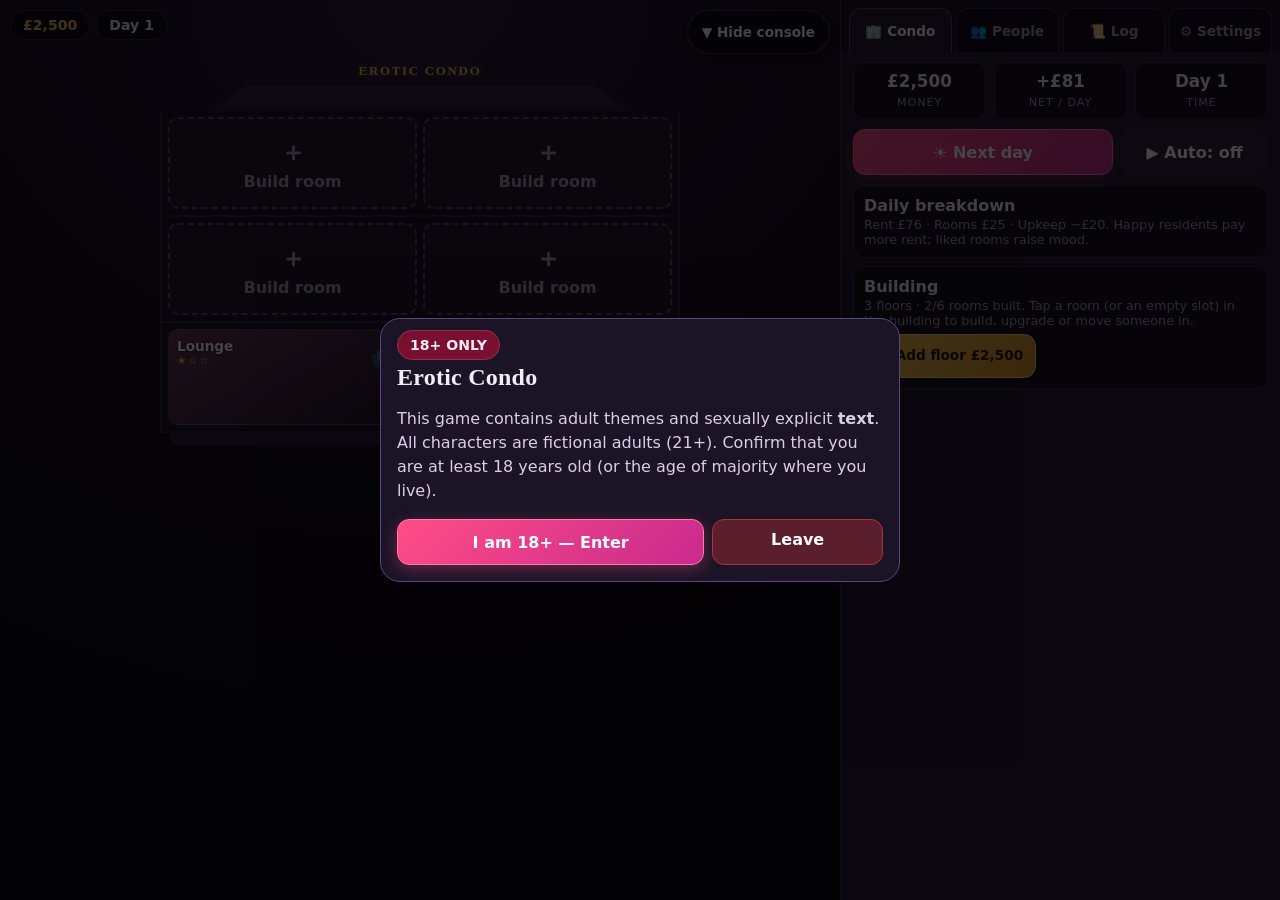
<file: classic/game.html>
<!DOCTYPE html>
<html lang="en"><head><meta charset="utf-8">
<meta name="viewport" content="width=device-width,initial-scale=1,maximum-scale=1,user-scalable=no,viewport-fit=cover">
<meta name="theme-color" content="#0b0810"><meta name="robots" content="noindex">
<title>Erotic Condo — 18+ game</title>
<link rel="icon" href="data:image/svg+xml,%3Csvg xmlns='http://www.w3.org/2000/svg' viewBox='0 0 32 32'%3E%3Ctext y='26' font-size='26'%3E🏙️%3C/text%3E%3C/svg%3E">
<link rel="stylesheet" href="css/game.css">
</head><body>
<div id="app">
  <div id="view">
    <div id="hud"><span class="chip gold" id="hMoney">£0</span><span class="chip" id="hDay">Day 1</span></div>
    <button class="fab" id="consoleToggle" aria-label="Hide console" aria-pressed="false">▼ Hide console</button>
    <button class="fab hidden" id="backBtn" aria-label="Back to condo">◀ Condo</button>
    <button class="fab hidden" id="dayFab" aria-label="Next day">☀ Next day</button>

    <div id="condoView"><div id="building"></div></div>

    <div id="sceneView" class="hidden">
      <div id="sceneBg"></div>
      <div id="figure">
        <img id="fig" alt="" draggable="false">
        <div id="blush"></div>
        <svg id="hot" viewBox="0 0 768 1024" preserveAspectRatio="none" aria-hidden="true"></svg>
        <div id="fx"></div>
        <div id="miniMeters"><i class="a"></i><i class="t"></i></div>
      </div>
      <div id="vignette"></div>
      <div id="zonelabel"></div>
      <div id="caption"></div>
    </div>
  </div>

  <div id="console">
    <div id="conCondo" style="display:flex;flex-direction:column;min-height:0;flex:1">
      <div class="tabs" id="tabs">
        <button class="tab on" data-tab="condo">🏢 Condo</button>
        <button class="tab" data-tab="people">👥 People</button>
        <button class="tab" data-tab="log">📜 Log</button>
        <button class="tab" data-tab="set">⚙ Settings</button>
      </div>
      <div class="pane" id="pane"></div>
    </div>
    <div id="conScene" class="hidden">
      <div class="meter"><span>Arousal</span><div class="bar ar"><i id="arBar"></i></div><b id="arVal">0</b></div>
      <div class="meter"><span>Trust</span><div class="bar tr"><i id="trBar"></i><u id="trNeed"></u></div><b id="trVal">0</b></div>
      <div id="dialog"><div id="speaker">—</div><div id="stagebadge">Guarded</div><div id="dtext"></div></div>
      <div id="scenebar">
        <button class="btn sm" id="sGift">🎁 Gift / food</button>
        <button class="btn sm" id="sDate">💞 Date</button>
        <button class="btn sm" id="sInfo">ℹ Info</button>
      </div>
      <div id="hint">Tap, drag to stroke, or hold on a body zone. Trust marker (white) = needed for the finale.</div>
    </div>
  </div>
</div>

<div id="toast"></div>
<div id="modal" class="modal hidden"><div class="sheet" id="sheet"></div></div>
<div id="finale"><div id="ftext"></div><div id="fhint">tap to continue</div><button class="btn primary hidden" id="fbtn">Continue</button></div>

<script src="js/beats.js"></script>
<script src="js/chars_a.js"></script>
<script src="js/chars_b.js"></script>
<script src="js/app.js"></script>
</body></html>
</file>
<file: adult.css>
/* Erotic Condo — adult layer (18+). Touch scenes, story reader, console toggle. */
.kb.touch{background:linear-gradient(#ff6a86,#c8143e);color:#fff;border-color:#ffc4d0;box-shadow:0 4px 0 #6e0a24,inset 0 -3px 0 #a00f33}
.kb.nxt{background:linear-gradient(#bfe6ff,#78b8e8);color:#16324e;border-color:#e4f4ff;box-shadow:0 4px 0 #2c5a82,inset 0 -3px 0 #5a9ac8}
#ctrl .col{gap:6px}#ctrl .kb{padding:7px 3px;font-size:13px}
#consoleToggle{position:fixed;z-index:60;left:max(8px,calc(50% - 272px));bottom:calc(38% + 8px);border:2px solid #fff3d6;border-radius:14px;padding:7px 11px;min-height:40px;font:900 12px system-ui,sans-serif;letter-spacing:.4px;color:#3a2410;background:linear-gradient(#fff3d6,#e8c690);box-shadow:0 3px 0 #5a3416;touch-action:manipulation;opacity:.94}
#consoleToggle:active{transform:translateY(2px);box-shadow:0 1px 0 #5a3416}
body.chide #consoleToggle{bottom:calc(var(--mb,74px) + 8px)}
body.adon #consoleToggle{left:auto;right:8px;top:calc(env(safe-area-inset-top) + 6px);bottom:auto}
body.chide #panel{display:none}
body.chide #view{flex:1 1 100%}
body.chide #zoom{bottom:calc(var(--mb,74px) + 8px)}
/* game-mode mini bar while the console is hidden */
#mini{position:fixed;z-index:30;left:50%;transform:translateX(-50%);bottom:0;width:min(100%,560px);display:none;align-items:center;gap:7px;padding:7px 8px calc(env(safe-area-inset-bottom) + 7px);background:linear-gradient(#20143ccc,#120a26ee);border-top:2px solid #e2b77a;color:#fff;box-sizing:border-box}
body.chide:not(.adon) #mini{display:flex}
#mini .mc{flex:1;min-width:0;font-size:11.5px;font-weight:800;line-height:1.25}
#mini .mc b{color:#ffe16a}
#mini .mbar{height:6px;border-radius:4px;background:#fff3;margin-top:4px;overflow:hidden}#mini .mbar i{display:block;height:100%;background:linear-gradient(90deg,#ff7ab0,#ff2f6f)}
#mini button{border:2px solid #fff3d6;border-radius:11px;min-width:56px;min-height:44px;padding:4px 8px;font:900 11px system-ui,sans-serif;color:#3a2410;background:linear-gradient(#fff3d6,#e8c690);box-shadow:0 3px 0 #5a3416;touch-action:manipulation}
#mini button.t{background:linear-gradient(#ff6a86,#c8143e);color:#fff}
/* overlay */
#ad{position:fixed;inset:0;z-index:40;display:none;touch-action:manipulation;user-select:none;-webkit-user-select:none;-webkit-touch-callout:none;--ac:#ff4b6e}
#ad.on{display:block}
#adIn{position:absolute;top:0;bottom:0;left:50%;transform:translateX(-50%);width:min(100%,560px);display:flex;flex-direction:column;background:radial-gradient(ellipse at 50% 30%,color-mix(in srgb,var(--ac) 38%,#1a0f2e),#0c0716 75%);overflow:hidden;font-family:system-ui,sans-serif;color:#fff}
#adTop{flex:0 0 auto;display:flex;align-items:center;gap:8px;padding:calc(env(safe-area-inset-top) + 6px) 140px 6px 8px;min-height:46px;box-sizing:border-box}
#adX{width:40px;height:40px;border-radius:50%;border:2px solid #fff6;background:#0007;color:#fff;font:900 16px system-ui;flex:0 0 auto;touch-action:manipulation}
#adMeters{flex:1;min-width:0;display:flex;flex-direction:column;gap:3px}
.mr{display:flex;align-items:center;gap:6px;font-size:10px;font-weight:900;letter-spacing:.5px}
.mr b{width:52px;flex:0 0 auto;opacity:.9}.mr em{font-style:normal;width:62px;text-align:right;flex:0 0 auto;opacity:.9;font-size:9.5px}
.bar{position:relative;flex:1;height:10px;border-radius:6px;background:#0008;border:1px solid #fff4;overflow:hidden}
.bar i{display:block;height:100%;width:0;transition:width .25s}
.bar.ar i{background:linear-gradient(90deg,#ff9ac0,#ff3a7a,#ff1f4a)}.bar.tr i{background:linear-gradient(90deg,#7fd0ff,#4a8cff)}
.bar u{position:absolute;top:0;bottom:0;width:1px;background:#fff7}
#adStage{position:relative;flex:1 1 auto;min-height:0;overflow:hidden}
#adArt{position:absolute;touch-action:none;cursor:pointer;transition:left .3s,top .3s,width .3s,height .3s}
#adArt>img{position:absolute;inset:0;width:100%;height:100%;pointer-events:none;-webkit-user-drag:none;filter:drop-shadow(0 6px 18px #000a)}
#adArt.shake{animation:adsh .22s linear}
@keyframes adsh{0%{transform:translate(0,0)}20%{transform:translate(-5px,2px)}40%{transform:translate(5px,-2px)}60%{transform:translate(-4px,-1px)}80%{transform:translate(3px,2px)}100%{transform:translate(0,0)}}
.hs{position:absolute;box-sizing:border-box;border-radius:10px}
#ad.outl .hs{border:2px dashed #ffffffcc;background:#ffffff22;box-shadow:0 0 0 1px #0006}
#ad.outl .hs.lk{border-color:#ffd24acc;background:#ffd24a18}
#ad.outl .hs span{position:absolute;left:50%;top:50%;transform:translate(-50%,-50%);font-size:9px;font-weight:900;background:#000a;padding:1px 4px;border-radius:6px;white-space:nowrap;pointer-events:none}
.hs span{display:none}#ad.outl .hs span{display:block}
.hs.flash{background:#ffffff66!important;border:2px solid #fff!important}
#adFx{position:absolute;inset:0;pointer-events:none;overflow:hidden}
.fxh{position:absolute;font-size:22px;color:#ff3a7a;text-shadow:0 0 8px #fff8;animation:fxup 1.3s ease-out forwards;pointer-events:none}
@keyframes fxup{0%{transform:translate(0,0) scale(.6);opacity:0}15%{opacity:1}100%{transform:translate(var(--dx,0),-90px) scale(1.2);opacity:0}}
.fxs{position:absolute;width:34px;height:34px;border-radius:50%;background:radial-gradient(#fffc,#fff0 70%);animation:fxst 1.8s ease-out forwards;pointer-events:none}
@keyframes fxst{0%{transform:translate(0,0) scale(.4);opacity:0}25%{opacity:.8}100%{transform:translate(var(--dx,0),-110px) scale(2.2);opacity:0}}
.fxr{position:absolute;width:44px;height:44px;margin:-22px 0 0 -22px;border-radius:50%;border:3px solid #fff;animation:fxrp .5s ease-out forwards;pointer-events:none}
@keyframes fxrp{0%{transform:scale(.3);opacity:.9}100%{transform:scale(1.7);opacity:0}}
#adBlush{position:absolute;border-radius:50%;background:radial-gradient(#ff4f8c,#ff4f8c00 70%);opacity:0;transition:opacity .5s;pointer-events:none;mix-blend-mode:screen}
#adCap{flex:0 0 auto;margin:0 8px 6px;min-height:78px;display:flex;gap:9px;align-items:flex-start;padding:8px 10px;background:linear-gradient(#fffaf0f2,#f6e7cbf2);color:#3a2410;border:3px solid #5a3818;border-radius:13px;box-shadow:0 3px 0 #2a1608,0 0 0 2px #fff8 inset;box-sizing:border-box;position:relative}
#adCap .fc{width:52px;height:52px;border-radius:10px;border:2px solid #5a3818;background:#2a1d14 center/cover no-repeat;flex:0 0 auto}
#adCap .tx{flex:1;min-width:0;font-size:13.5px;line-height:1.35;font-weight:700}
#adCap .nm{font-size:11px;font-weight:1000;color:var(--ac);filter:brightness(.8);letter-spacing:.6px;margin-bottom:2px;display:flex;gap:6px;align-items:center}
#adCap .nm i{font-style:normal;background:#3a2410;color:#ffe16a;border-radius:7px;padding:0 6px;font-size:9.5px}
#adCap.rd{max-height:34vh;overflow:auto}#adCap.rd .tx{font-size:14px;line-height:1.45;font-weight:600}
#adCap .q{font-weight:900;color:#a0143c;margin-bottom:3px}
#adCon{flex:0 0 auto;padding:7px 8px calc(env(safe-area-inset-bottom) + 8px);background:linear-gradient(#b8763f,#8f5428 60%,#7a4520);border-top:4px solid #e2b77a;box-shadow:inset 0 2px 0 #f6d29c;display:flex;flex-direction:column;gap:7px;position:relative}
body.chide #adCon{display:none}
#adCh{display:grid;grid-auto-flow:column;grid-template-rows:repeat(2,44px);grid-auto-columns:minmax(92px,auto);gap:6px;overflow-x:auto;padding-bottom:3px;scrollbar-width:thin;touch-action:pan-x}
.zc{min-height:44px;padding:0 8px;border:2px solid #fff3d6;border-radius:11px;background:linear-gradient(#fff3d6,#e8c690);color:#3a2410;font:900 12.5px system-ui;box-shadow:0 3px 0 #5a3416;touch-action:manipulation;white-space:nowrap}
.zc:active{transform:translateY(2px);box-shadow:0 1px 0 #5a3416}
.zc.lk{filter:grayscale(.6) brightness(.85)}
.zc small{font-weight:800;opacity:.7;font-size:9.5px;margin-left:3px}
.arow{display:flex;gap:6px}
.ab{flex:1;min-height:46px;border:2px solid #fff3d6;border-radius:11px;font:1000 12px system-ui;color:#3a2410;background:linear-gradient(#fff3d6,#e8c690);box-shadow:0 3px 0 #5a3416;padding:0 4px;touch-action:manipulation;line-height:1.1}
.ab:active{transform:translateY(2px);box-shadow:0 1px 0 #5a3416}
.ab.fin{background:linear-gradient(#ff6a86,#c8143e);color:#fff;border-color:#ffc4d0;flex:1.4}
.ab.fin[disabled]{filter:grayscale(.9) brightness(.8);opacity:.7}
.ab.go{background:linear-gradient(#8ee05a,#3fa628);color:#fff;border-color:#d8ffc0;box-shadow:0 3px 0 #1f5a12;flex:2}
.ab.opt{background:linear-gradient(#ffe36e,#efa829);text-align:left;padding:6px 10px;min-height:48px;font-size:12.5px}
#adMini{position:relative;flex:0 0 auto;display:none;gap:6px;padding:6px 8px calc(env(safe-area-inset-bottom) + 8px);background:linear-gradient(#0000,#000a 40%);flex-wrap:wrap;z-index:3}
body.chide #adMini{display:flex}
#adMini .ab{min-width:70px;background:linear-gradient(#fff3d6e8,#e8c690e8)}
#adMini .ab.fin{background:linear-gradient(#ff6a86,#c8143e)}#adMini .ab.go{background:linear-gradient(#8ee05a,#3fa628)}#adMini .ab.opt{flex:1 1 100%}
#adBlack{position:absolute;inset:0;background:#000;opacity:0;pointer-events:none;transition:opacity 1.4s;z-index:5;display:flex;align-items:center;justify-content:center;color:#ffffffaa;font:italic 600 15px Georgia,serif;padding:30px;text-align:center}
#adBlack.on{opacity:1;pointer-events:auto}
#adSet{position:fixed;inset:0;z-index:70;display:none;align-items:center;justify-content:center;background:#000a}
#adSet.on{display:flex}
#adSetBox{width:min(92%,420px);max-height:88%;overflow:auto;background:#fff8ec;color:#30263f;border:4px solid #30263f;border-radius:16px;padding:14px;box-shadow:0 6px 0 #7c5a86;font-family:system-ui,sans-serif}
#adSetBox h3{margin:0 0 6px;font-size:18px}#adSetBox p{font-size:12px;margin:4px 0 8px;line-height:1.35}
#adSetBox .seg{display:flex;gap:6px;margin:6px 0 10px}
#adSetBox .seg button,#adSetBox .tg{flex:1;min-height:46px;border:2px solid #30263f;border-radius:11px;background:#fff;font:900 13px system-ui;box-shadow:0 3px 0 #30263f;touch-action:manipulation}
#adSetBox .seg button.on,#adSetBox .tg.on{background:linear-gradient(#ff6a86,#c8143e);color:#fff}
#adSetBox .tg{display:block;width:100%;margin:6px 0;text-align:left;padding:0 12px}
#adSetBox .cl{display:block;width:100%;min-height:46px;margin-top:10px;border:2px solid #30263f;border-radius:11px;background:linear-gradient(#ffe36e,#efa829);font:1000 14px system-ui;box-shadow:0 3px 0 #30263f}
.srow .stn{}
.kb.touch:disabled,.kb.nxt:disabled{opacity:.7}
body.adon #toasts{z-index:80}
@media (prefers-reduced-motion:reduce){#adArt.shake{animation:none}}
.rm .fxh,.rm .fxs,.rm .fxr{display:none}.rm #adArt.shake{animation:none}

body.sheeton:not(.adon) #consoleToggle{bottom:auto;left:8px;top:calc(env(safe-area-inset-top) + 88px)}

body.chide #adCap{min-height:0;margin-bottom:0;padding:5px 8px}body.chide #adCap .fc{width:36px;height:36px}body.chide #adCap .tx{font-size:12.5px}

/* First Date touchable story — show FULL landscape panel (contain, no cover crop) */
#ad.date #adStage{background:#0a0610;min-height:42vh}
#ad.date #adArt{transition:none} /* don't animate from prior portrait CG size (clips mid-tween) */
#ad.date #adArt>img{
  object-fit:contain;
  object-position:center center;
  width:100%;height:100%;
  transition:opacity .35s ease;
  filter:none; /* drop-shadow was eating edges against overflow:hidden */
}
#ad.date #adArt>img.xfade{opacity:0}
#ad.date #adCap.rd{max-height:min(20vh,148px)} /* free vertical room for full panel */
#ad.date #adCon{padding-top:6px;padding-bottom:calc(env(safe-area-inset-bottom) + 6px);gap:6px}
#ad.date #adCh{grid-template-rows:repeat(2,40px)}
#ad.date .zc{min-height:40px;font-size:12px}
#ad.date .ab.opt{min-height:44px;font-size:12px}
.srow .datebtn{background:linear-gradient(#ffe36e,#efa829)!important;border-color:#5a3818;min-width:72px}
.srow .datebtn.st-lock{filter:grayscale(.5) brightness(.9);background:linear-gradient(#ddd,#bbb)!important}
.srow .datebtn.st-seen{background:linear-gradient(#ffc4d0,#ff6a86)!important;color:#fff}
.srow .datebtn.st-new{box-shadow:0 0 0 2px #ff3a7a88}
#adCon .ab.go[disabled]{filter:grayscale(.85);opacity:.65}
</file>
<file: classic/css/game.css>
:root{--bg:#0b0810;--bg2:#150f1d;--panel:#1b1426;--panel2:#241a33;--line:#3a2a52;--txt:#f2ecf8;--mut:#a99bc0;--rose:#ff4d85;--rose2:#ff7aa8;--gold:#f4c15a;--ok:#5fd6a0;--bad:#ff6b6b;--ar:#ff3d7a;--tr:#4db6ff;--radius:14px}
*{box-sizing:border-box;-webkit-tap-highlight-color:transparent}
html,body{margin:0;height:100%;background:var(--bg);color:var(--txt);font-family:"Inter",system-ui,-apple-system,"Segoe UI",Roboto,sans-serif;overscroll-behavior:none;overflow:hidden;touch-action:manipulation;-webkit-text-size-adjust:100%}
body{position:fixed;inset:0}
h1,h2,h3,.serif{font-family:"Playfair Display",Georgia,"Times New Roman",serif;letter-spacing:.01em}
button{font:inherit;color:inherit;cursor:pointer;touch-action:manipulation}
.hidden{display:none!important}
#app{display:flex;flex-direction:column;height:100vh;height:100dvh;max-width:1400px;margin:0 auto;position:relative}
#view{position:relative;flex:1 1 auto;min-height:0;overflow:hidden;background:radial-gradient(120% 90% at 50% 0,#2b1a3d 0,#120c1b 60%,#0b0810 100%)}
#console{flex:0 0 auto;height:clamp(240px,46dvh,440px);background:linear-gradient(#1b1426,#150f1d);border-top:1px solid var(--line);display:flex;flex-direction:column;min-height:0;padding-bottom:env(safe-area-inset-bottom)}
#console.off{display:none}
@media (min-width:900px) and (min-aspect-ratio:11/10){#app{flex-direction:row}#console{height:auto;width:440px;border-top:0;border-left:1px solid var(--line)}}

/* floating controls */
.fab{position:absolute;z-index:30;min-height:44px;min-width:44px;padding:8px 14px;border-radius:999px;border:1px solid #ffffff33;background:#0d0814cc;backdrop-filter:blur(6px);color:#fff;font-weight:700;font-size:.85rem;display:flex;align-items:center;gap:6px;box-shadow:0 4px 14px #0008}
.fab:active{transform:scale(.96)}
#consoleToggle{top:max(10px,env(safe-area-inset-top));right:10px}
#backBtn{top:max(10px,env(safe-area-inset-top));left:10px}
#dayFab{bottom:12px;right:10px}
#hud{position:absolute;z-index:20;top:max(10px,env(safe-area-inset-top));left:10px;display:flex;gap:6px;flex-wrap:wrap;pointer-events:none;max-width:60%}
.chip{background:#0d0814cc;border:1px solid #ffffff22;border-radius:999px;padding:6px 12px;font-weight:700;font-size:.88rem;backdrop-filter:blur(6px)}
.chip.gold{color:var(--gold)}

/* condo view */
#condoView{position:absolute;inset:0;overflow-y:auto;overflow-x:hidden;touch-action:pan-y;padding:62px 12px 76px;-webkit-overflow-scrolling:touch}
#building{max-width:520px;margin:0 auto}
#roof{height:26px;background:linear-gradient(#3a2a52,#2a1d3d);clip-path:polygon(6% 100%,14% 0,86% 0,94% 100%);margin:0 4%}
.sign{text-align:center;font-family:"Playfair Display",Georgia,serif;font-weight:800;color:var(--gold);letter-spacing:.14em;font-size:.8rem;text-transform:uppercase;margin:2px 0 6px;text-shadow:0 0 10px #f4c15a66}
.floor{display:grid;grid-template-columns:1fr 1fr;gap:6px;background:#1a1226;padding:6px;border:2px solid #31224a;border-top:0}
.floor:first-of-type{border-top:2px solid #31224a}
.cell{position:relative;min-height:92px;border-radius:10px;border:1px solid #ffffff22;padding:8px;text-align:left;overflow:hidden;display:flex;flex-direction:column;justify-content:space-between;color:#fff;background:#241a33}
.cell.empty{border:2px dashed #5a4580;background:#ffffff08;color:var(--mut);align-items:center;justify-content:center;font-weight:700;gap:2px}
.cell .rn{font-weight:800;font-size:.85rem;text-shadow:0 1px 4px #000a}
.cell .ri{position:absolute;right:6px;top:2px;font-size:2rem;opacity:.5;pointer-events:none}
.cell .pips{font-size:.65rem;letter-spacing:2px;color:var(--gold)}
.cell .avs{display:flex;gap:4px;flex-wrap:wrap;margin-top:4px}
.av{width:46px;height:46px;border-radius:50%;border:2px solid #fff;background-repeat:no-repeat;background-color:#000;flex:none;box-shadow:0 2px 8px #000a;padding:0;position:relative}
.av.sm{width:34px;height:34px;border-width:2px}
.av.lg{width:64px;height:64px}
.av .md{position:absolute;right:-4px;bottom:-4px;font-size:.8rem;background:#000b;border-radius:50%;width:20px;height:20px;display:grid;place-items:center}
.ground{height:12px;background:#2a1d3d;border-radius:0 0 8px 8px;margin:0 2%}

/* console */
.tabs{display:flex;gap:4px;padding:8px 8px 0;flex:none}
.tab{flex:1;min-height:44px;border-radius:12px 12px 0 0;border:1px solid var(--line);border-bottom:0;background:#120c1b;color:var(--mut);font-weight:700;font-size:.85rem}
.tab.on{background:var(--panel2);color:#fff;border-color:#5a4580}
.pane{flex:1 1 auto;min-height:0;overflow-y:auto;overflow-x:hidden;touch-action:pan-y;padding:10px 12px 14px;background:var(--panel2);-webkit-overflow-scrolling:touch;overscroll-behavior:contain}
.row{display:flex;gap:8px;align-items:center;flex-wrap:wrap}
.btn{min-height:46px;padding:10px 16px;border-radius:12px;border:1px solid var(--line);background:#2d2140;color:#fff;font-weight:700}
.btn:active{transform:scale(.97)}
.btn.primary{background:linear-gradient(135deg,#ff4d85,#c92a8f);border-color:#ff7aa8;box-shadow:0 4px 16px #ff4d8555}
.btn.gold{background:linear-gradient(135deg,#f4c15a,#d9902b);color:#2a1700;border-color:#ffe0a0}
.btn.danger{background:#5a1e2c;border-color:#a33}
.btn:disabled,.btn.dis{opacity:.45}
.btn.sm{min-height:44px;padding:8px 12px;font-size:.85rem}
.stat{display:grid;grid-template-columns:repeat(3,1fr);gap:8px;margin-bottom:10px}
.stat div{background:#150f1d;border:1px solid var(--line);border-radius:10px;padding:8px;text-align:center}
.stat b{display:block;font-size:1.05rem}.stat span{font-size:.7rem;color:var(--mut);text-transform:uppercase;letter-spacing:.08em}
.card{background:#150f1d;border:1px solid var(--line);border-radius:12px;padding:10px;margin-bottom:8px}
.card h4{margin:0 0 2px;font-size:1rem}
.mut{color:var(--mut);font-size:.8rem}
.rescard{display:flex;gap:10px;align-items:center}
.rescard .info{flex:1;min-width:0}
.bar{height:8px;border-radius:99px;background:#0b0810;overflow:hidden;margin:3px 0}
.bar i{display:block;height:100%;border-radius:99px;width:0;transition:width .25s}
.bar.tr i{background:linear-gradient(90deg,#2d7fd1,var(--tr))}
.bar.xp i{background:linear-gradient(90deg,#c9902b,var(--gold))}
.bar.ar i{background:linear-gradient(90deg,#c92a8f,var(--ar))}
.bar.mo i{background:linear-gradient(90deg,#3a9d78,var(--ok))}
.acts{display:flex;gap:6px;margin-top:6px;flex-wrap:wrap}
.list li{padding:6px 0;border-bottom:1px solid #ffffff12;font-size:.88rem;list-style:none}
ul.list{margin:0;padding:0}
.tog{display:flex;justify-content:space-between;align-items:center;min-height:48px;gap:12px;border-bottom:1px solid #ffffff12;font-weight:600}
.tog input{width:26px;height:26px;accent-color:var(--rose)}
.seg{display:flex;gap:6px;margin:6px 0 10px}.seg button{flex:1;min-height:46px;border-radius:10px;border:1px solid var(--line);background:#150f1d;font-weight:700}
.seg button.on{background:linear-gradient(135deg,#ff4d85,#c92a8f);border-color:#ff7aa8}
.req{font-size:.78rem;color:var(--mut)}.req .ok{color:var(--ok)}.req .no{color:var(--bad)}

/* modal */
.modal{position:fixed;inset:0;z-index:100;background:#000b;display:flex;align-items:flex-end;justify-content:center;padding:0}
.modal .sheet{width:100%;max-width:520px;max-height:88dvh;overflow-y:auto;touch-action:pan-y;background:var(--panel);border:1px solid #5a4580;border-radius:20px 20px 0 0;padding:16px 16px calc(16px + env(safe-area-inset-bottom));animation:up .22s ease}
@media (min-width:700px){.modal{align-items:center}.modal .sheet{border-radius:20px}}
@keyframes up{from{transform:translateY(30px);opacity:0}to{transform:none;opacity:1}}
.sheet h2{margin:0 0 6px}.sheet p{color:#d9cfe6;line-height:1.5}
.grid{display:grid;grid-template-columns:repeat(2,1fr);gap:8px}
.gbtn{min-height:64px;border-radius:12px;border:1px solid var(--line);background:#2d2140;padding:8px;font-weight:700;text-align:left;display:flex;gap:8px;align-items:center}
.gbtn .ico{font-size:1.6rem}.gbtn small{display:block;color:var(--gold);font-weight:700}
.gbtn.fav{border-color:var(--gold);box-shadow:0 0 0 1px var(--gold) inset}

/* toast */
#toast{position:fixed;left:50%;top:70px;transform:translateX(-50%);z-index:200;background:#000d;border:1px solid #ffffff33;border-radius:12px;padding:10px 16px;font-weight:700;max-width:90vw;text-align:center;pointer-events:none;opacity:0;transition:opacity .25s}
#toast.show{opacity:1}

/* touch scene */
#sceneView{position:absolute;inset:0;display:flex;align-items:center;justify-content:center;touch-action:none;background:#000}
#sceneBg{position:absolute;inset:-6%;background-size:cover;background-position:center;filter:blur(24px) brightness(.45) saturate(1.2);transform:scale(1.05)}
#figure{position:relative;touch-action:none;user-select:none;-webkit-user-select:none;-webkit-touch-callout:none;overflow:hidden;border-radius:6px;box-shadow:0 0 40px #000c}
#figure img{position:absolute;inset:0;width:100%;height:100%;display:block;pointer-events:none;-webkit-user-drag:none;transition:filter .3s}
#blush{position:absolute;pointer-events:none;width:46%;height:20%;border-radius:50%;background:radial-gradient(closest-side,#ff3d7acc,#ff3d7a00);opacity:0;transform:translate(-50%,-50%);mix-blend-mode:screen;transition:opacity .3s}
#hot{position:absolute;inset:0;width:100%;height:100%;pointer-events:none}
#hot polygon{fill:transparent;stroke:transparent;stroke-width:3}
#hot.show polygon{fill:#ff4d8533;stroke:#ffd0e0cc}
#hot polygon.flash{animation:zflash .5s ease-out}
#hot polygon.locked{fill:#00000055}
@keyframes zflash{from{fill:#ffffff88;stroke:#fff}to{}}
#hot text{fill:#fff;font-size:30px;font-weight:800;paint-order:stroke;stroke:#000;stroke-width:5px;text-anchor:middle;display:none}
#hot.show text{display:block}
#fx{position:absolute;inset:0;pointer-events:none;overflow:hidden}
.p{position:absolute;font-size:var(--s,24px);animation:pfloat var(--t,1.3s) ease-out forwards;transform:translate(-50%,-50%);will-change:transform,opacity;filter:drop-shadow(0 2px 4px #0008)}
@keyframes pfloat{0%{opacity:0;transform:translate(-50%,-50%) scale(.4)}15%{opacity:1}100%{opacity:0;transform:translate(calc(-50% + var(--dx)),calc(-50% + var(--dy))) scale(1.15) rotate(var(--r))}}
.steam{position:absolute;width:48px;height:48px;border-radius:50%;background:radial-gradient(closest-side,#ffffffaa,#fff0);animation:steam 1.8s ease-out forwards;transform:translate(-50%,-50%)}
@keyframes steam{from{opacity:.9;transform:translate(-50%,-50%) scale(.5)}to{opacity:0;transform:translate(-50%,-220%) scale(2)}}
#figure.shake{animation:shake .28s}
@keyframes shake{0%,100%{transform:translate(0)}25%{transform:translate(-4px,2px) rotate(-.4deg)}50%{transform:translate(4px,-2px) rotate(.4deg)}75%{transform:translate(-3px,1px)}}
#figure.tremble{animation:trem .16s infinite}
@keyframes trem{0%,100%{transform:translate(0)}50%{transform:translate(1.5px,-1px)}}
#figure.bump{animation:bump .25s}
@keyframes bump{50%{transform:scale(1.015)}}
#vignette{position:absolute;inset:0;pointer-events:none;z-index:5;opacity:0;transition:opacity .4s;background:radial-gradient(ellipse at center,#0000 45%,var(--vig,#ff3d7a) 130%)}
#zonelabel{position:absolute;z-index:12;left:50%;bottom:12px;transform:translateX(-50%);background:#000b;border-radius:999px;padding:5px 14px;font-weight:700;font-size:.85rem;opacity:0;transition:opacity .2s;pointer-events:none;white-space:nowrap}
#caption{position:absolute;z-index:12;left:10px;right:10px;bottom:10px;background:#000c;border:1px solid #ffffff22;border-radius:12px;padding:8px 12px;font-size:.88rem;line-height:1.35;max-height:5.4em;overflow:hidden;pointer-events:none;opacity:0;transition:opacity .3s}
#caption.show{opacity:1}
#miniMeters{position:absolute;z-index:12;left:0;right:0;top:0;height:6px;display:none;pointer-events:none}
#miniMeters i{position:absolute;top:0;height:3px;left:0;width:0}
#miniMeters i.a{background:var(--ar)}#miniMeters i.t{top:3px;background:var(--tr)}
body.chide #miniMeters{display:block}

/* scene console */
#conScene{display:flex;flex-direction:column;min-height:0;flex:1;padding:10px 12px;gap:8px;overflow-y:auto;touch-action:pan-y;background:var(--panel2)}
.meter{display:grid;grid-template-columns:62px 1fr 34px;align-items:center;gap:8px;font-size:.78rem;color:var(--mut);font-weight:700;text-transform:uppercase;letter-spacing:.05em}
.meter b{color:#fff;text-align:right}
.meter .bar{height:12px;margin:0;position:relative}
.meter .bar u{position:absolute;top:-2px;bottom:-2px;width:2px;background:#fff;opacity:.8}
#dialog{background:#150f1d;border:1px solid var(--line);border-radius:12px;padding:10px 12px;min-height:84px;position:relative}
#speaker{font-weight:800;color:var(--rose2);font-size:.82rem;letter-spacing:.08em;text-transform:uppercase}
#stagebadge{position:absolute;right:10px;top:8px;font-size:.7rem;background:#3a2a52;border-radius:99px;padding:2px 10px;font-weight:700}
#dtext{margin-top:4px;line-height:1.45;font-size:.95rem;min-height:3em}
#dtext em{color:#c7b6e0;font-style:italic}
#scenebar{display:flex;gap:8px;flex-wrap:wrap}
#scenebar .btn{flex:1}
#hint{font-size:.74rem;color:var(--mut);text-align:center}

/* finale */
#finale{position:fixed;inset:0;z-index:150;background:#000;display:flex;flex-direction:column;align-items:center;justify-content:center;padding:24px;opacity:0;pointer-events:none;transition:opacity 1.2s}
#finale.on{opacity:1;pointer-events:auto}
#ftext{max-width:560px;font-family:Georgia,"Times New Roman",serif;font-size:clamp(1.05rem,2.6vw,1.3rem);line-height:1.75;color:#f3e6ef;text-align:center;opacity:0;transition:opacity 1.4s;min-height:8em;display:flex;align-items:center;justify-content:center;white-space:pre-line}
#ftext.vis{opacity:1}
#fhint{margin-top:18px;color:#8a7a99;font-size:.8rem}
#fbtn{margin-top:14px}
.reduce *{animation-duration:.01s!important;transition-duration:.01s!important}
.reduce #figure.tremble,.reduce #figure.shake{animation:none}
.lvlart{width:110px;height:110px;margin:0 auto 8px;display:block;border:3px solid var(--gold)}
.center{text-align:center}
body.scene #hud{top:62px}
.lock{opacity:.7}
.big{font-size:1.1rem}
body:not(.chide) #caption{display:none}
body.scene #hud{display:none}
</file>
